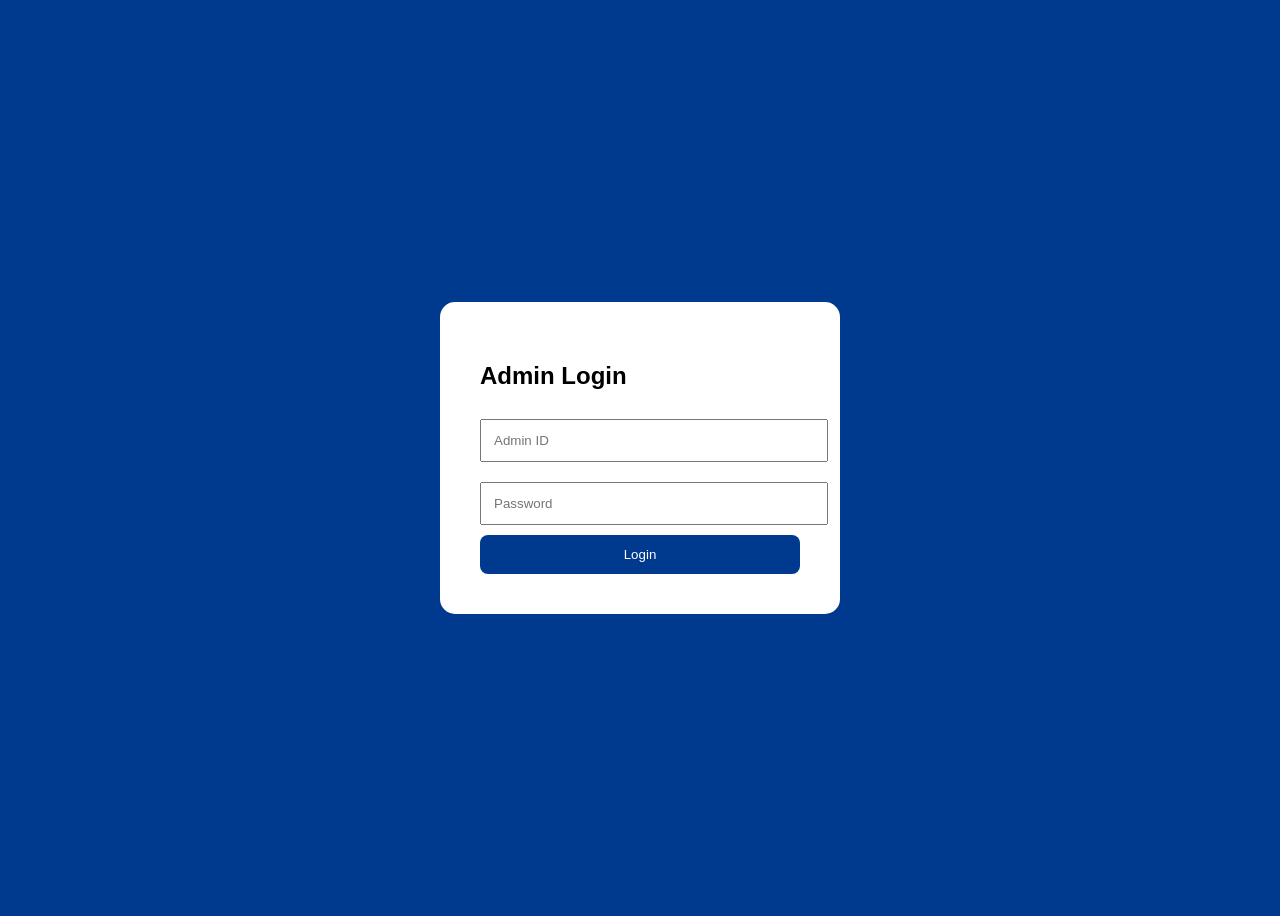
<file: src/main/resources/static/admin.html>
<!DOCTYPE html>
<html lang="en">
<head>
    <meta charset="UTF-8">
    <title>ABI Admin Dashboard</title>

    <style>

        body{
            margin:0;
            font-family:Arial;
            background:#f4f7fb;
        }

        .topbar{

            background:#003a8f;

            color:white;

            padding:20px;

            display:flex;

            justify-content:space-between;
        }

        .cards{

            display:grid;

            grid-template-columns:repeat(3,1fr);

            gap:20px;

            padding:20px;
        }

        .card{

            background:white;

            padding:25px;

            border-radius:15px;

            box-shadow:0 2px 10px rgba(0,0,0,0.1);
        }

        table{

            width:95%;

            margin:20px;

            border-collapse:collapse;

            background:white;
        }

        th,td{

            padding:15px;

            border:1px solid #ddd;
        }

        button{

            padding:8px 14px;

            border:none;

            background:red;

            color:white;

            border-radius:6px;
        }

    </style>

</head>

<body>

<div class="topbar">

    <h2>ABI Admin Dashboard</h2>

    <button onclick="logout()">
        Logout
    </button>

</div>

<div class="cards">

    <div class="card">

        <h3>Total Users</h3>

        <h1 id="totalUsers">0</h1>

    </div>

    <div class="card">

        <h3>Total Balance</h3>

        <h1 id="totalBalance">₹0</h1>

    </div>

    <div class="card">

        <h3>Total Transactions</h3>

        <h1 id="totalTransactions">0</h1>

    </div>

</div>

<table>

    <tr>

        <th>ID</th>
        <th>Name</th>
        <th>User ID</th>
        <th>Balance</th>
        <th>Status</th>
        <th>Actions</th>

    </tr>

    <tbody id="userTable">

    </tbody>

</table>



<div id="viewPopup"
     style="display:none;
position:fixed;
top:0;
left:0;
width:100%;
height:100%;
background:rgba(0,0,0,.5);
justify-content:center;
align-items:center;">

    <div style="
background:white;
padding:30px;
border-radius:15px;
width:450px;
max-height:80vh;
overflow:auto;">

        <h2>Customer Details</h2>

        <div id="customerDetails"></div>

        <br>

        <button
                style="background:#003a8f"
                onclick="closePopup()">

            Close

        </button>

    </div>

</div>

<script>

    // LOGIN CHECK
 if(localStorage.getItem("adminLogin")
    !== "true"){

     window.location.href =
         "adminlogin.html";
 }


 // LOAD ALL ADMIN DATA
 function loadAdminData(){

     // TOTAL USERS
     fetch("http://localhost:8080/totalUsers")

     .then(response => response.text())

     .then(data => {

         document.getElementById(
             "totalUsers"
         ).innerHTML = data;
     });
// TOTAL TRANSACTIONS
fetch("http://localhost:8080/totalTransactions")

.then(response => response.text())

.then(data => {

    document.getElementById("totalTransactions").innerHTML = data;

});

     // TOTAL BALANCE
     fetch("http://localhost:8080/totalBalance")

     .then(response => response.text())

     .then(data => {

         document.getElementById(
             "totalBalance"
         ).innerHTML =

             "₹ " +

             Number(data).toLocaleString(

                 "en-IN",

                 {
                     minimumFractionDigits:2
                 }
             );
     });


     // LOAD USERS
     fetch("http://localhost:8080/allUsers")

     .then(response => response.json())

     .then(users => {

         let table = "";

         users.forEach(user => {

             table += `

             <tr>

                 <td>${user.id}</td>

                 <td>${user.fullName}</td>

                 <td>${user.userId}</td>

                 <td>
                     ₹ ${Number(user.balance)
                     .toLocaleString("en-IN")}
                 </td>

                <td>
    ${
        user.approved
        ? "<span style='color:green;font-weight:bold'>Approved</span>"
        : "<span style='color:red;font-weight:bold'>Pending</span>"
    }
</td>

<td>

<button
style="background:#0d6efd;margin-right:5px"
onclick="viewCustomer('${user.userId}')">

View

</button>

${
!user.approved ?

`<button
style="background:green;margin-right:5px"
onclick="approveUser('${user.userId}')">

Approve

</button>`

:

""
}

<button
onclick="deleteUser(${user.id})">

Delete

</button>

</td>

             </tr>
             `;
         });

         document.getElementById(
             "userTable"
         ).innerHTML = table;
     });
 }


 // FIRST LOAD
 loadAdminData();


 // AUTO REFRESH EVERY 5 SECONDS



 // DELETE USER
 function deleteUser(id){

    if(confirm("Are you sure you want to delete this user?")){

        fetch("http://localhost:8080/deleteUser/" + id,{

            method:"DELETE"

        })

        .then(response => response.text())

        .then(data => {

            alert(data);

            loadAdminData();

        })

        .catch(error => {

            console.log(error);

            alert("Unable to delete user.");

        });

    }

}


 // LOGOUT
 function logout(){

     localStorage.removeItem(
         "adminLogin"
     );

     window.location.href =
         "adminlogin.html";
 }



    function viewCustomer(userId){

fetch("http://localhost:8080/dashboard/"+userId)

.then(response=>response.json())

.then(user=>{

document.getElementById("customerDetails").innerHTML=`

<p><b>Name :</b> ${user.fullName}</p>

<p><b>User ID :</b> ${user.userId}</p>

<p><b>Mobile :</b> ${user.mobile}</p>

<p><b>Email :</b> ${user.email}</p>

<p><b>Aadhaar :</b> ${user.aadhar}</p>

<p><b>PAN :</b> ${user.pan}</p>

<p><b>Address :</b> ${user.address}</p>

<p><b>Balance :</b> ₹${user.balance}</p>

<img
src="${user.profilePhoto}"
width="120"
style="border-radius:50%;margin-top:10px">

`;

document.getElementById("viewPopup").style.display="flex";

});

}

function closePopup(){

document.getElementById("viewPopup").style.display="none";

}


    function approveUser(userId){

fetch("http://localhost:8080/approveUser/"+userId,{

method:"PUT"

})

.then(response=>response.text())

.then(message=>{

alert(message);

loadAdminData();

});

}

</script>

</body>
</html>
</file>
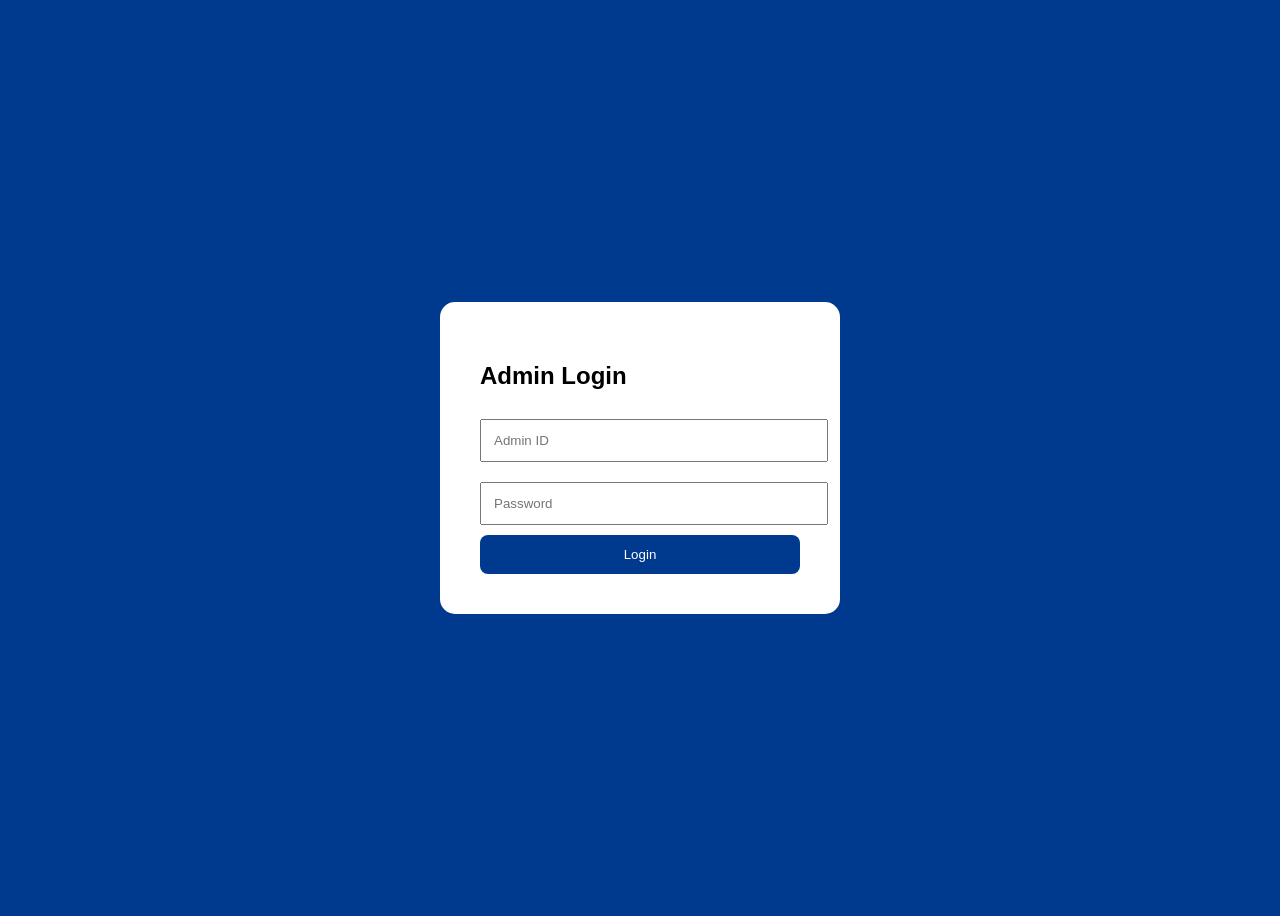
<file: src/main/resources/static/adminlogin.html>
<!DOCTYPE html>
<html>
<head>
    <title>ABI Admin Login</title>

    <style>

        body{
            font-family:Arial;
            background:#003a8f;
            display:flex;
            justify-content:center;
            align-items:center;
            height:100vh;
        }

        .login-box{

            background:white;

            padding:40px;

            border-radius:15px;

            width:320px;
        }

        input{

            width:100%;

            padding:12px;

            margin:10px 0;
        }

        button{

            width:100%;

            padding:12px;

            background:#003a8f;

            color:white;

            border:none;

            border-radius:8px;
        }

    </style>

</head>

<body>

<div class="login-box">

    <h2>Admin Login</h2>

    <input type="text"
           id="userid"
           placeholder="Admin ID">

    <input type="password"
           id="password"
           placeholder="Password">

    <button onclick="adminLogin()">
        Login
    </button>

</div>

<script>

    async function adminLogin(){

        const data = {

            userId:
                document.getElementById("userid").value,

            password:
                document.getElementById("password").value
        };

        const response = await fetch(
            "http://localhost:8080/adminLogin",

            {

                method:"POST",

                headers:{
                    "Content-Type":"application/json"
                },

                body:JSON.stringify(data)
            }
        );

        const result = await response.text();

        if(result === "Admin Success"){

            localStorage.setItem(
                "adminLogin",
                "true"
            );

            window.location.href =
                "admin.html";
        }

        else{

            alert("Invalid Admin Login");
        }
    }

</script>

</body>
</html>
</file>
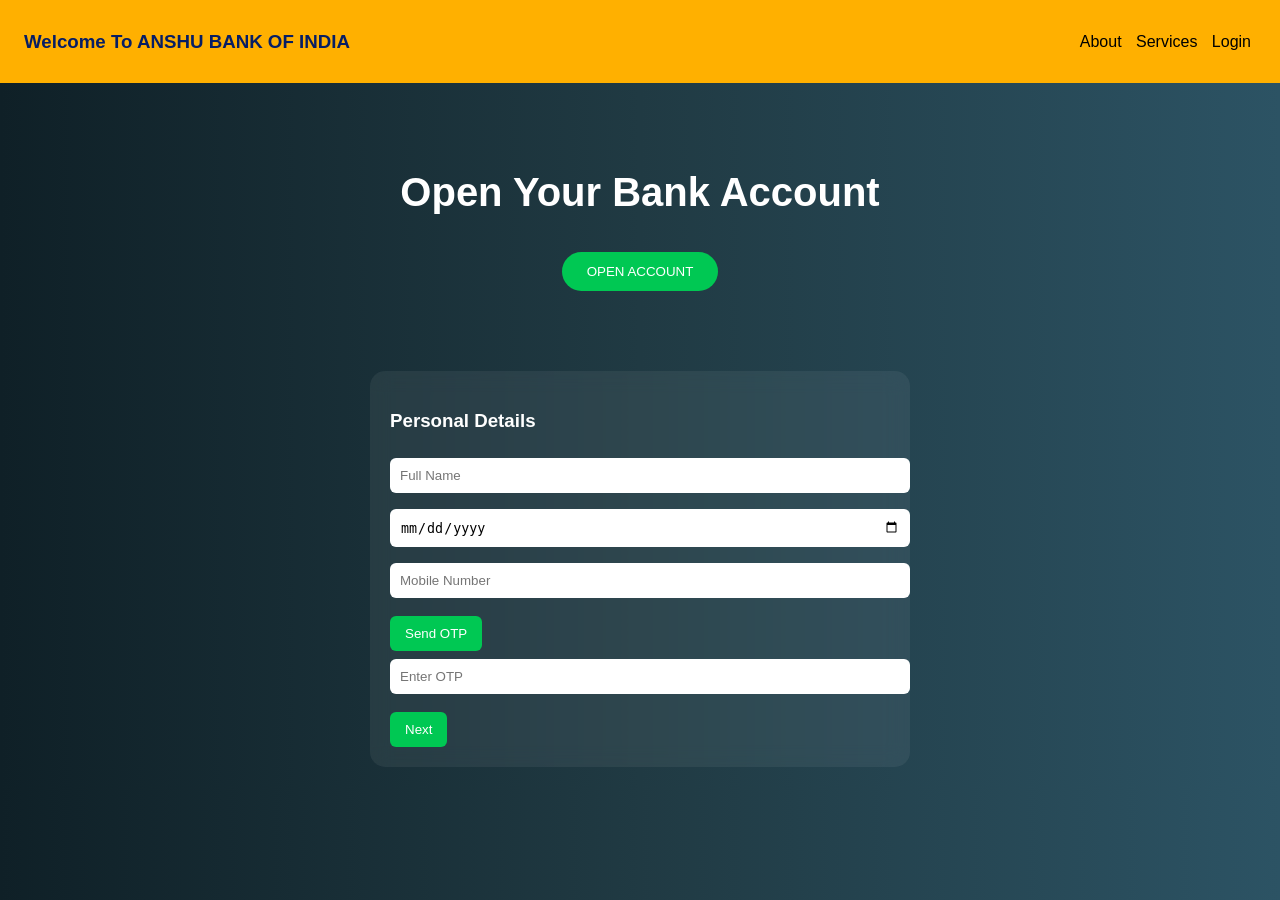
<file: src/main/resources/static/createacc.html>
<!DOCTYPE html>
<html lang="en">
<head>
    <meta charset="UTF-8">
    <meta name="viewport" content="width=device-width, initial-scale=1.0">
    <title>ABI - Create Account</title>

    <style>
        body {
            margin: 0;
            font-family: 'Segoe UI', sans-serif;
            background: linear-gradient(to right, #0f2027, #203a43, #2c5364);
            color: #fff;
        }

        /* HEADER */
        .navbar{
            background:#ffb000;
            padding:12px 24px;
            display:flex;
            align-items:center;
            justify-content:space-between


        }


        .name{
           margin-right: 7px;
          color: rgb(7, 30, 100);
         padding-top: 0px;
        }

        /* Navbar
        .navbar {
            background: #f39c12;
            display: flex;
            align-items: center;
            justify-content: space-between;
            padding: 10px 20px;
            flex-wrap: wrap;
        }*/

        .nav-links a {
            margin: 5px;
            text-decoration: none;
            color: #000;
        }

        /* Banner */
        .banner {
            background: url('https://images.unsplash.com/photo-1601597111158-2fceff292cdc') center/cover no-repeat;
            padding: 60px 20px;
            text-align: center;
        }
        .banner h1 {font-size: 40px;}
        .banner button {
            padding: 12px 25px;
            background: #00c853;
            border: none;
            color: #fff;
            border-radius: 25px;
            cursor: pointer;
        }

        /* Form */
        .container {
            width: 90%;
            max-width: 500px;
            margin: 20px auto;
            background: #ffffff10;
            backdrop-filter: blur(10px);
            padding: 20px;
            border-radius: 15px;
        }

        .form-step {display:none;}
        .form-step.active {display:block;}

        input, select {
            width: 100%;
            padding: 10px;
            margin: 8px 0;
            border-radius: 6px;
            border: none;
        }

        button {
            padding: 10px 15px;
            margin-top: 10px;
            border: none;
            border-radius: 6px;
            background: #00c853;
            color: #fff;
            cursor: pointer;
        }

        @media(max-width:600px){
            .banner h1 {font-size: 26px;}
        }
    </style>
</head>

<body>

<div class="navbar">

    <div class="name"><b> <h3> Welcome To ANSHU BANK OF INDIA </h3></b></div>
    <div class="nav-links">
        <a href="#">About</a>

        <a href="#">Services</a>
        <a href="login.html">Login</a>
    </div>
</div>

<div class="banner">
    <h1>Open Your Bank Account</h1>
    <button onclick="scrollToForm()">OPEN ACCOUNT</button>
</div>

<div class="container" id="formSection">

    <!-- Step 1 -->
    <div class="form-step active">
        <h3>Personal Details</h3>
        <input type="text" id="fullName" placeholder="Full Name">
        <input type="date">
        <input type="tel" placeholder="Mobile Number" id="mobile">
        <button onclick="sendOTP()">Send OTP</button>
        <input type="text" placeholder="Enter OTP">
        <button onclick="nextStep()">Next</button>
    </div>

    <!-- Step 2 -->
    <div class="form-step">
        <h3>Document Details</h3>
        <input type="text" id="aadhar" placeholder="Aadhar Number">
        <input type="text"  id="pan" placeholder="PAN Number">
        <h4>Upload Profile Picture</h4>
        <h6>Note:- Upload Image Within 500KB </h6>
        <input type="file" id="photo" accept="image/*" >
        <button onclick="prevStep()">Back</button>

        <button onclick="registerUser()">Submit</button>
    </div>

    <!-- Step 3 -->
    <div class="form-step">
        <h3>Upload Photo</h3>
        <input type="file">
        <input type="file">
        <input type="file" accept="image/*">
        <button onclick="prevStep()">Back</button>
        <button onclick="registerUser()">Submit</button>
    </div>

    <!-- Step 4 -->
    <div class="form-step">
        <h3>✅ Account Created</h3>
        <p>User ID: ABI12345</p>
        <p>Password: Temp@123</p>
    </div>

</div>

<script>
    let currentStep = 0;
    const steps = document.querySelectorAll(".form-step");

    function showStep(step){
        steps.forEach((el,i)=>el.classList.toggle("active",i===step));
    }

    function nextStep(){currentStep++;showStep(currentStep);}
    function prevStep(){currentStep--;showStep(currentStep);}
    function submitForm(){currentStep++;showStep(currentStep);}

    function scrollToForm(){
        document.getElementById("formSection").scrollIntoView({behavior:"smooth"});
    }

    function sendOTP(){
        alert("OTP sent to your mobile (demo)");
    }


  async function registerUser() {

    // INPUT VALUES
    const fullName =
        document.getElementById("fullName").value;

    const mobile =
        document.getElementById("mobile").value;

    const aadhar =
        document.getElementById("aadhar").value;

    const pan =
        document.getElementById("pan").value;

    // IMAGE FILE
    const file =
        document.getElementById("photo").files[0];


    // VALIDATION

    if(fullName.trim() === ""){

        alert("Please Enter Full Name");

        return;
    }

    if(mobile.trim() === ""){

        alert("Please Enter Mobile Number");

        return;
    }

    // MOBILE CHECK
    if(mobile.length !== 10){

        alert(
            "Mobile Number Must Be 10 Digits"
        );

        return;
    }

    if(aadhar.trim() === ""){

        alert("Please Enter Aadhar Number");

        return;
    }

    // AADHAR CHECK
    if(aadhar.length !== 12){

        alert(
            "Aadhar Number Must Be 12 Digits"
        );

        return;
    }

    if(pan.trim() === ""){

        alert("Please Enter PAN Number");

        return;
    }

    if(file == null){

        alert("Please Upload Profile Photo");

        return;
    }


    // IMAGE TO BASE64
    let base64Image = "";

    base64Image = await toBase64(file);


    // USER DATA
    const data = {

        fullName: fullName,

        mobile: mobile,

        aadhar: aadhar,

        pan: pan,

        profilePhoto: base64Image
    };


    // SEND TO BACKEND
    const response = await fetch(

        "http://localhost:8080/register",

        {

            method: "POST",

            headers: {
                "Content-Type":
                    "application/json"
            },

            body: JSON.stringify(data)
        }
    );


    const result =
        await response.json();


    // SUCCESS MESSAGE
    alert(

        "Account Created Successfully\n\n" +

        "User ID : " + result.userId +

        "\nPassword : " + result.password
    );


    // REDIRECT
    window.location.href =
        "login.html";
}



// IMAGE CONVERT FUNCTION
function toBase64(file){

    return new Promise((resolve, reject) => {

        const reader = new FileReader();

        reader.readAsDataURL(file);

        reader.onload = () => resolve(reader.result);

        reader.onerror = error => reject(error);
    });
}
</script>

</body>
</html>
</file>
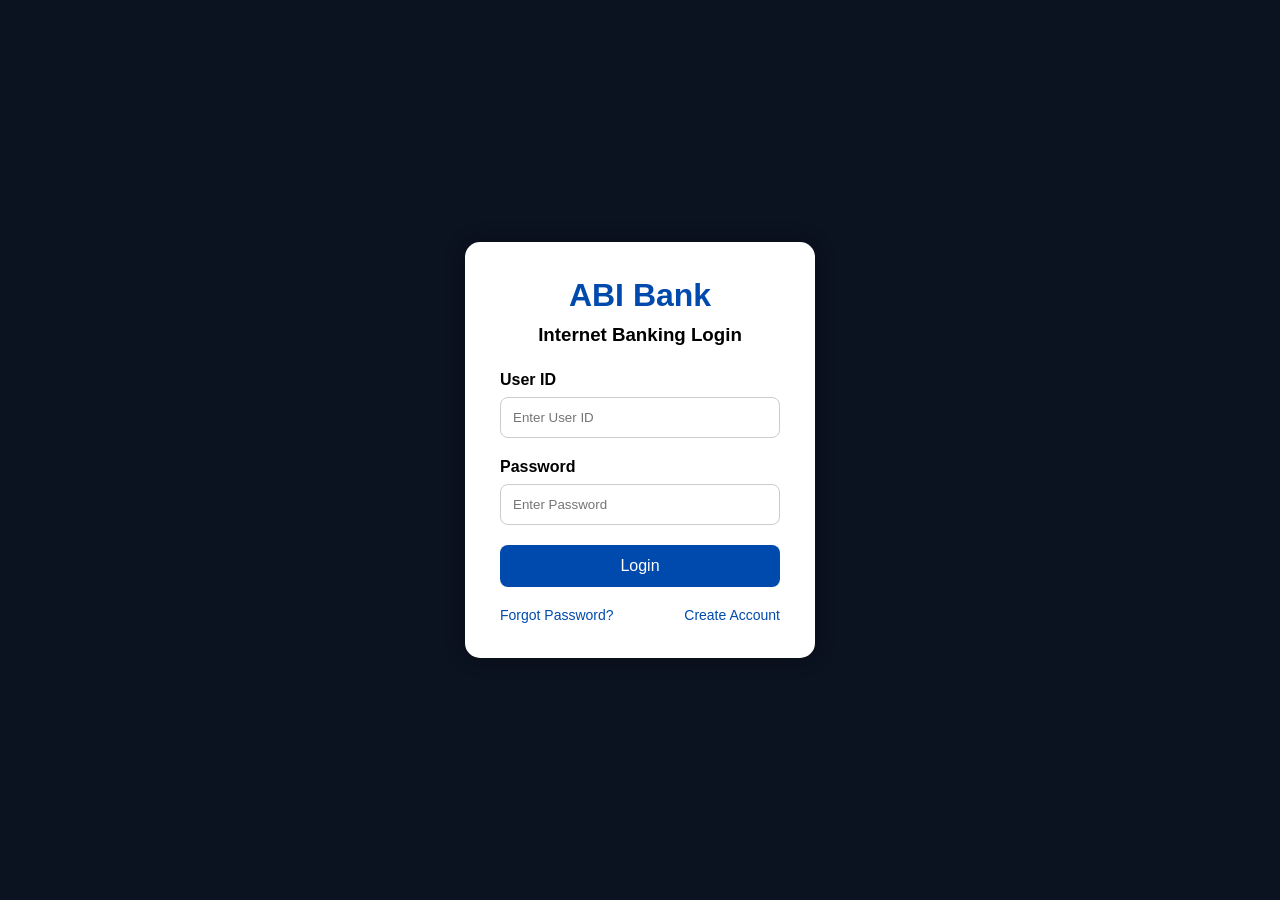
<file: src/main/resources/static/dashboard.html>
<!DOCTYPE html>
<html lang="en">
<head>
    <meta charset="UTF-8">
    <meta name="viewport" content="width=device-width, initial-scale=1.0">
    <title>ABI Bank Dashboard</title>

    <link rel="stylesheet"
          href="https://cdnjs.cloudflare.com/ajax/libs/font-awesome/6.5.1/css/all.min.css">

    <style>

        *{
            margin:0;
            padding:0;
            box-sizing:border-box;
            font-family:Arial, Helvetica, sans-serif;
        }

        body{
            background:#f4f7fb;
        }

        /* TOPBAR */

        .topbar{
            width:100%;
            height:70px;
            background:#ffb000;
            display:flex;
            justify-content:space-between;
            align-items:center;
            padding:0 30px;
            box-shadow:0 2px 10px rgba(0,0,0,0.1);
            position:fixed;
            top:0;
            left:0;
            z-index:1000;
        }

        .logo h1{
            color:#003a8f;
            font-size:28px;
        }

        .top-right{
            display:flex;
            align-items:center;
            gap:20px;
        }

        .search-box{
            background:#f1f5fa;
            padding:10px 15px;
            border-radius:30px;
        }

        .search-box input{
            border:none;
            outline:none;
            background:none;
        }

        .logout-btn{
            padding:10px 20px;
            border:none;
            border-radius:30px;
            background:#003a8f;
            color:white;
            cursor:pointer;
        }

        /* LAYOUT */

        .dashboard{
            display:flex;
            margin-top:70px;
        }

        /* SIDEBAR */

        .sidebar{
            width:250px;
            background:#003a8f;
            min-height:100vh;
            color:white;
            padding:25px;
        }

        .profile{
            text-align:center;
            margin-bottom:30px;
        }

        .profile img{
            width:90px;
            height:90px;
            border-radius:50%;
            margin-bottom:10px;
        }

        .sidebar a{
            display:block;
            color:white;
            text-decoration:none;
            padding:14px;
            border-radius:10px;
            margin-bottom:10px;
            transition:0.3s;
        }

        .sidebar a:hover{
            background:rgba(255,255,255,0.2);
        }

        .sidebar i{
            margin-right:10px;
        }

        /* MAIN */

        .main-content{
            flex:1;
            padding:30px;
        }

        /* HERO CARD */

        .hero-card{
            background:linear-gradient(135deg,#003a8f,#009688);
            color:white;
            border-radius:20px;
            padding:30px;
            display:flex;
            justify-content:space-between;
            align-items:center;
            margin-bottom:30px;
        }

        .hero-card h2{
            margin-bottom:10px;
        }
.add-money-btn{

    margin-top:15px;

    padding:12px 20px;

    border:none;

    border-radius:25px;

    background:#ffb000;

    color:black;

    font-weight:bold;

    cursor:pointer;
}
        .balance{
            text-align:right;
        }

        .balance h1{
            font-size:40px;
            margin-top:10px;
        }

        /* CARDS */

        .cards{
            display:grid;
            grid-template-columns:repeat(auto-fit,minmax(220px,1fr));
            gap:20px;
            margin-bottom:30px;
        }

        .card{
            background:white;
            border-radius:15px;
            padding:25px;
            box-shadow:0 4px 12px rgba(0,0,0,0.08);
        }

        .card i{
            font-size:35px;
            color:#003a8f;
            margin-bottom:15px;
        }

        .card h3{
            margin-bottom:10px;
        }

        /* TRANSACTION */

        .transaction-box{
            background:white;
            padding:25px;
            border-radius:15px;
            box-shadow:0 4px 12px rgba(0,0,0,0.08);
        }

        .transaction-header{
            display:flex;
            justify-content:space-between;
            align-items:center;
            margin-bottom:20px;
        }

        .transaction-header button{
            padding:8px 16px;
            border:none;
            background:#003a8f;
            color:white;
            border-radius:20px;
            cursor:pointer;
        }

        table{
            width:100%;
            border-collapse:collapse;
        }

        table th,
        table td{
            padding:14px;
            text-align:left;
            border-bottom:1px solid #ddd;
        }

        table th{
            background:#f1f5fa;
        }

        .credit{
            color:green;
            font-weight:bold;
        }

        .debit{
            color:red;
            font-weight:bold;
        }

        .success{
            background:#d4f8d4;
            color:green;
            padding:5px 10px;
            border-radius:20px;
            font-size:12px;
        }

        /* RESPONSIVE */

        @media(max-width:900px){

            .dashboard{
                flex-direction:column;
            }

            .sidebar{
                width:100%;
                min-height:auto;
            }

            .hero-card{
                flex-direction:column;
                align-items:flex-start;
                gap:20px;
            }

            .balance{
                text-align:left;
            }
        }
.send-btn{

    margin-top:15px;

    padding:12px 28px;

    background:linear-gradient(135deg,#003a8f,#005bea);

    color:white;

    border:none;

    border-radius:30px;

    font-size:16px;

    font-weight:bold;

    cursor:pointer;

    transition:0.3s;

    box-shadow:0 5px 15px rgba(0,0,0,0.2);
}

.send-btn:hover{

    transform:translateY(-3px);

    background:linear-gradient(135deg,#005bea,#003a8f);
}

.transfer-popup{

    position:fixed;

    top:0;

    left:0;

    width:100%;

    height:100%;

    background:rgba(0,0,0,0.5);

    display:none;

    justify-content:center;

    align-items:center;
}

.transfer-card{

    background:white;

    padding:30px;

    border-radius:15px;

    width:320px;
}

.transfer-card input{

    width:100%;

    padding:12px;

    margin:10px 0;
}

.transfer-card button{

    width:100%;

    padding:12px;

    margin-top:10px;

    border:none;

    background:#003a8f;

    color:white;

    border-radius:8px;

    cursor:pointer;
}
.profile-box{
    text-align:center;
    margin-bottom:30px;
}

.profile-box img{
    width:120px;
    height:120px;
    border-radius:50%;
    object-fit:cover;
    border:4px solid white;
    margin-bottom:15px;
}
    </style>
</head>

<div id="transferBox"
     class="transfer-popup">

    <div class="transfer-card">

        <h2>Send Money</h2>

        <input type="text"
               id="receiverId"
               placeholder="Receiver User ID">

        <input type="number"
               id="amount"
               placeholder="Enter Amount">

        <button onclick="sendMoney()">

            Transfer

        </button>

        <button onclick="closeTransfer()">

            Cancel

        </button>

    </div>

</div>


<body>

<!-- TOPBAR -->

<div class="topbar">

    <div class="logo">
        <h1>ABI Bank</h1>
    </div>

    <div class="top-right">

        <div class="search-box">
            <i class="fa fa-search"></i>
            <input type="text" placeholder="Search">
        </div>

        <button class="logout-btn" onclick="logout()">
            Logout
        </button>

    </div>

</div>

<!-- DASHBOARD -->

<div class="dashboard">

    <!-- SIDEBAR -->

    <div class="sidebar">


        <div class="profile-box">

            <img id="profileImage"
                 src="https://cdn-icons-png.flaticon.com/512/3135/3135715.png">

            <br>

            <button class="send-btn"
                    onclick="document.getElementById('photo').click()">

                <i class="fa fa-camera"></i>
                Change Photo

            </button>

            <input type="file"
                   id="photo"
                   accept="image/*"
                   style="display:none"
                   onchange="changePhoto()">

            <h2 id="customerName">Customer</h2>

            <p id="customerId">ABI0000</p>

        </div>


        <a href="dashboard.html">
            <i class="fa fa-home"></i>
            Dashboard
        </a>

        <a href="passbook.html">
            <i class="fa fa-book"></i>
            Passbook
        </a>

        <a href="epay.html">
            <i class="fa fa-credit-card"></i>
            ePay
        </a>

        <a href="javascript:void(0)" onclick="openTransfer()">
            <i class="fa fa-money-bill-transfer"></i>
            Transfer Money
        </a>

        <a href="account.html">
            <i class="fa fa-wallet"></i>
            Accounts
        </a>

        <a href="javascript:void(0)" onclick="alert('Statements page coming soon')">
            <i class="fa fa-file-lines"></i>
            Statements
        </a>

        <a href="javascript:void(0)" onclick="alert('Loans page coming soon')">
            <i class="fa fa-building-columns"></i>
            Loans
        </a>

        <a href="javascript:void(0)" onclick="alert('Support page coming soon')">
            <i class="fa fa-headset"></i>
            Support
        </a>
    </div>

    <!-- MAIN CONTENT -->

    <div class="main-content">

        <!-- HERO -->

        <div class="hero-card">

            <div>

                <h2>ABI Savings Account</h2>

                <p>IFSC : ABI0001234</p>

            </div>

            <div class="balance">

                <span>Available Balance</span>

                <h1 id="balance">₹ 0</h1>
                <button onclick="addMoney()"
                        class="add-money-btn">

                    Add Money

                </button>
            </div>

        </div>

        <!-- CARDS -->

        <div class="cards">

            <div class="card">

                <i class="fa fa-paper-plane"></i>



                <button onclick="openTransfer()"
                        class="send-btn">

                    Send Money

                </button>
                <p>Transfer money instantly anywhere.</p>

            </div>

            <div class="card">

                <i class="fa fa-mobile-screen"></i>

                <h3>Recharge</h3>

                <p>Mobile and DTH recharge services.</p>

            </div>

            <div class="card">

                <i class="fa fa-lightbulb"></i>

                <h3>Bill Payment</h3>

                <p>Pay electricity & utility bills.</p>

            </div>

            <div class="card">

                <i class="fa fa-piggy-bank"></i>

                <h3>Fixed Deposit</h3>

                <p>Create FD with higher returns.</p>

            </div>

        </div>

        <!-- TRANSACTIONS -->

        <div class="transaction-box">

            <div class="transaction-header">

                <h2>Recent Transactions</h2>

                <button>View All</button>

            </div>
            <table>

                <tr>
                    <th>Date</th>
                    <th>Type</th>
                    <th>Amount</th>
                    <th>Status</th>
                </tr>

                <tbody id="transactionTable">

                </tbody>

            </table>




        </div>

    </div>

</div>

<script>

        // Convert Image to Base64
    function toBase64(file){

        return new Promise((resolve,reject)=>{

            const reader = new FileReader();

            reader.readAsDataURL(file);

            reader.onload = () => resolve(reader.result);

            reader.onerror = error => reject(error);

        });

    }


    // Change Profile Photo
    async function changePhoto(){

        const file =
            document.getElementById("photo").files[0];

        if(!file){

            return;
        }

        const base64 =
            await toBase64(file);

        fetch("http://localhost:8080/changePhoto",{

            method:"PUT",

            headers:{
                "Content-Type":"application/json"
            },

            body:JSON.stringify({

                userId:userId,

                profilePhoto:base64

            })

        })

        .then(response=>response.text())

        .then(message=>{

            alert(message);

            document.getElementById("profileImage").src = base64;

        })

        .catch(error=>{

            console.log(error);

        });

    }

        // CHECK JWT TOKEN
        const token =
            localStorage.getItem("token");

        if(token == null){

            alert("Please Login First");

            window.location.href =
                "login.html";
        }
    // PREVENT BACK BUTTON AFTER LOGOUT
    history.pushState(null, null, location.href);

    window.onpopstate = function () {

        history.go(1);
    };
        // USER ID
        const userId =
           localStorage.getItem("abiUserId");


        // LOAD USER DATA
        function loadDashboard(){

           fetch(
               "http://localhost:8080/dashboard/" + userId
           )

           .then(response => response.json())

           .then(data => {

               // CUSTOMER NAME
               document.getElementById("customerName")
                   .innerHTML = data.fullName;

               // USER ID
               document.getElementById("customerId")
                   .innerHTML =
                   "User ID : " + data.userId;

               // BALANCE
               document.getElementById("balance")
                   .innerHTML =
                   "₹ " + data.balance;

               // PROFILE PHOTO
               if(data.profilePhoto != null &&
                  data.profilePhoto != ""){

                   document.getElementById("profileImage")
                       .src = data.profilePhoto;
               }

           })

           .catch(error => {

               console.log(error);

           });
        }

        // INITIAL LOAD
        loadDashboard();



        // LOGOUT
       function logout(){

        localStorage.removeItem("token");

        localStorage.removeItem("abiUserId");
     localStorage.removeItem("userName");
      window.location.replace(
            "login.html"
        );
    }


        // ADD MONEY
        function addMoney(){

           let amount =
               prompt("Enter Amount");

           if(amount == null ||
              amount == ""){

               return;
           }

           fetch(
               "http://localhost:8080/addMoney/"
               + userId + "/" + amount,

           {
               method:"PUT"
           })

           .then(response => response.json())

           .then(data => {

               // UPDATE BALANCE
               document.getElementById("balance")
                   .innerHTML =
                   "₹ " + data.balance;

               alert("Money Added Successfully");

           })

           .catch(error => {

               console.log(error);

           });
        }


        // OPEN TRANSFER BOX
        function openTransfer(){

           document.getElementById("transferBox")
               .style.display = "flex";
        }


        // CLOSE TRANSFER BOX
        function closeTransfer(){

           document.getElementById("transferBox")
               .style.display = "none";
        }


        // SEND MONEY
        function sendMoney(){

           const transferData = {

               senderId:
                   localStorage.getItem("abiUserId"),

               receiverId:
                   document.getElementById("receiverId")
                       .value,

               amount:
                   document.getElementById("amount")
                       .value
           };

           fetch(
               "http://localhost:8080/sendMoney",

           {

               method:"POST",

               headers:{
                   "Content-Type":"application/json"
               },

               body:JSON.stringify(transferData)
           })

           .then(response => response.text())

           .then(data => {

               alert(data);

               closeTransfer();

               // RELOAD UPDATED BALANCE
               loadDashboard();

           })

           .catch(error => {

               console.log(error);

           });
        }
        loadDashboard();
            loadTransactions();
        function loadTransactions(){

            fetch(
                "http://localhost:8080/transactions/"
                + userId
            )

            .then(response => response.json())

            .then(data => {

                let rows = "";

                data.reverse().forEach(transaction => {

                    let amountClass = "credit";

                    let amountSign = "+";

                    // MONEY SENT
                    if(transaction.senderId === userId){

                        amountClass = "debit";

                        amountSign = "-";
                    }

                    rows += `

                    <tr>

                        <td>${transaction.date}</td>

                        <td>${transaction.type}</td>

                        <td class="${amountClass}">

                            ${amountSign} ₹${transaction.amount}

                        </td>

                        <td>

                            <span class="success">

                                ${transaction.status}

                            </span>

                        </td>

                    </tr>
                    `;
                });

                document.getElementById(
                    "transactionTable"
                ).innerHTML = rows;
            })

            .catch(error => {

                console.log(error);
            });
        }


</script>

</body>
</html>
</file>
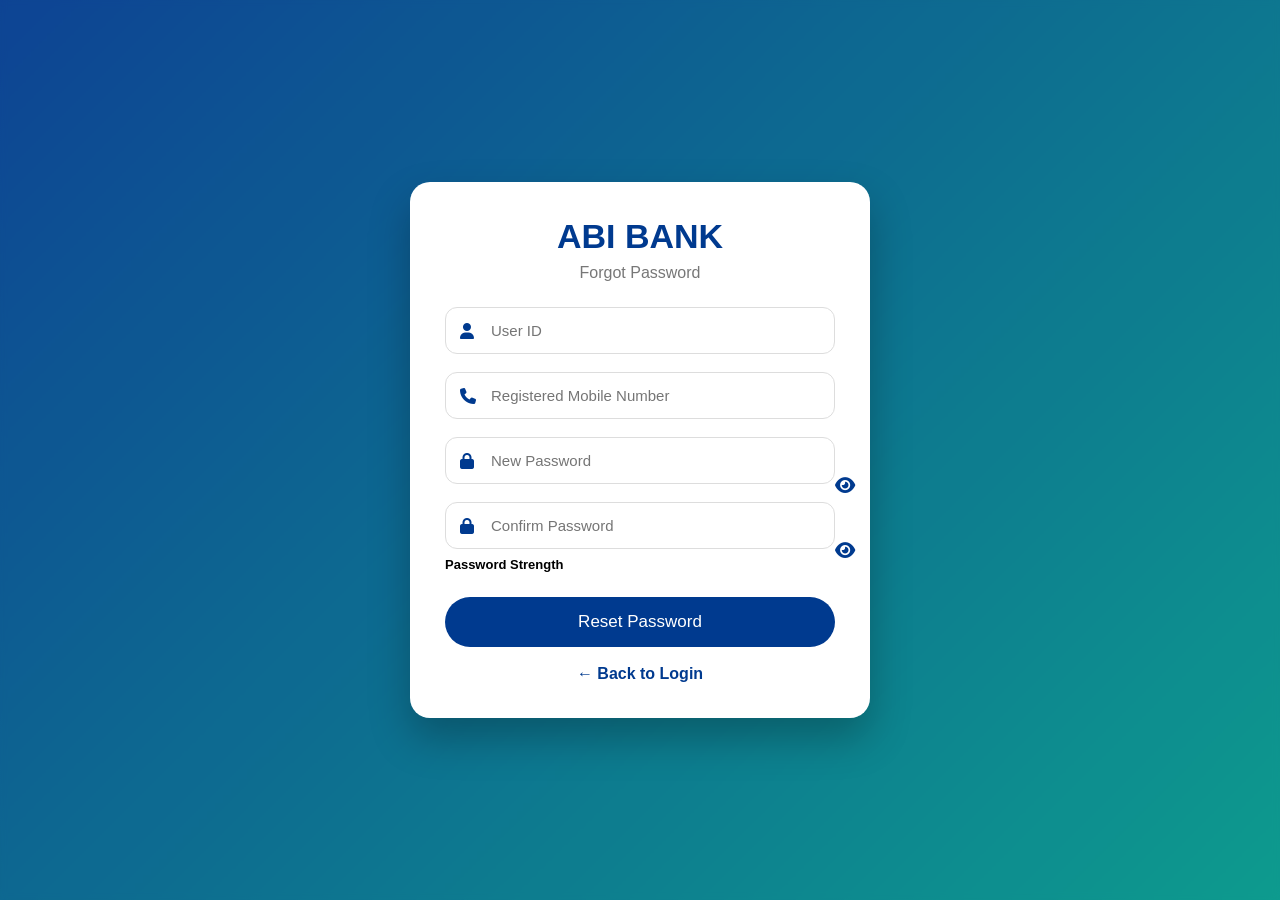
<file: src/main/resources/static/forgotpassword.html>
<!DOCTYPE html>
<html lang="en">
<head>

    <meta charset="UTF-8">
    <meta name="viewport" content="width=device-width, initial-scale=1.0">

    <title>ABI Bank - Forgot Password</title>

    <link rel="stylesheet"
          href="https://cdnjs.cloudflare.com/ajax/libs/font-awesome/6.5.1/css/all.min.css">

    <style>

        *{
        margin:0;
        padding:0;
        box-sizing:border-box;
        font-family:Arial,sans-serif;
        }

        body{

        height:100vh;

        display:flex;

        justify-content:center;

        align-items:center;

        background:linear-gradient(135deg,#003a8f,#009688);

        overflow:hidden;

        }

        .bg{

        position:absolute;

        width:100%;

        height:100%;

        background:rgba(255,255,255,.05);

        backdrop-filter:blur(3px);

        }

        .container{

        position:relative;

        width:460px;

        background:white;

        border-radius:20px;

        padding:35px;

        box-shadow:0 20px 40px rgba(0,0,0,.25);

        animation:popup .6s;

        }

        @keyframes popup{

        from{

        transform:scale(.7);

        opacity:0;

        }

        to{

        transform:scale(1);

        opacity:1;

        }

        }

        .logo{

        text-align:center;

        margin-bottom:25px;

        }

        .logo h1{

        color:#003a8f;

        font-size:34px;

        }

        .logo p{

        color:#777;

        margin-top:8px;

        }

        .input-box{

        margin-top:18px;

        position:relative;

        }

        .input-box input{

        width:100%;

        padding:14px 45px;

        border:1px solid #ddd;

        border-radius:12px;

        outline:none;

        font-size:15px;

        transition:.3s;

        }

        .input-box input:focus{

        border-color:#003a8f;

        box-shadow:0 0 10px rgba(0,58,143,.2);

        }

        .input-box i{

        position:absolute;

        left:15px;

        top:16px;

        color:#003a8f;

        }

       .eye{
    position:absolute;
    right:15px;
    top:50%;
    transform:translateY(-50%);
    cursor:pointer;
    color:#666;
    font-size:18px;
}

.eye:hover{
    color:#003a8f;
}

        button{

        width:100%;

        padding:15px;

        margin-top:25px;

        background:#003a8f;

        color:white;

        border:none;

        border-radius:30px;

        font-size:17px;

        cursor:pointer;

        transition:.3s;

        }

        button:hover{

        background:#002d6d;

        }

        .back{

        display:block;

        text-align:center;

        margin-top:18px;

        color:#003a8f;

        text-decoration:none;

        font-weight:bold;

        }

        .strength{

        margin-top:8px;

        font-size:13px;

        font-weight:bold;

        }

        .loading{

        display:none;

        text-align:center;

        margin-top:20px;

        }

        .loading i{

        font-size:28px;

        color:#003a8f;

        animation:spin 1s linear infinite;

        }

        @keyframes spin{

        100%{

        transform:rotate(360deg);

        }

        }

        .success{

        display:none;

        text-align:center;

        margin-top:20px;

        color:green;

        font-weight:bold;

        }

    </style>

</head>

<body>

<div class="bg"></div>

<div class="container">

    <div class="logo">

        <h1>ABI BANK</h1>

        <p>Forgot Password</p>

    </div>

    <div class="input-box">

        <i class="fa fa-user"></i>

        <input
                type="text"
                id="userId"
                placeholder="User ID">

    </div>

    <div class="input-box">

        <i class="fa fa-phone"></i>

        <input
                type="text"
                id="mobile"
                placeholder="Registered Mobile Number">

    </div>





    <div class="input-box">

        <i class="fa fa-lock"></i>

        <input
                type="password"
                id="password"
                placeholder="New Password">

        <span
                class="eye"
                onclick="togglePassword('password',this)">
<i class="fa fa-eye"></i>
</span>

    </div>

    <div class="input-box">

        <i class="fa fa-lock"></i>

        <input
                type="password"
                id="confirm"
                placeholder="Confirm Password">

        <span
                class="eye"
                onclick="togglePassword('confirm',this)">
<i class="fa fa-eye"></i>
</span>

    </div>

    <div
            class="strength"
            id="strength">

        Password Strength

    </div>

    <button
            onclick="resetPassword()">

        Reset Password

    </button>

    <div
            class="loading"
            id="loading">

        <i class="fa fa-spinner"></i>

        <p>Please wait...</p>

    </div>

    <div
            class="success"
            id="success">

        Password Updated Successfully ✔

    </div>

    <a
            href="login.html"
            class="back">

        ← Back to Login

    </a>

</div>
<script>

    function resetPassword(){

    let data={

        userId:document.getElementById("userId").value,

        mobile:document.getElementById("mobile").value,

        password:document.getElementById("password").value

    };

    if(data.password!=document.getElementById("confirm").value){

        alert("Passwords do not match");

        return;
    }

    fetch("http://localhost:8080/forgotPassword",{

        method:"PUT",

        headers:{
            "Content-Type":"application/json"
        },

        body:JSON.stringify(data)

    })

    .then(res=>res.text())

    .then(msg=>{

        alert(msg);

        if(msg=="Password Updated Successfully"){

            location.href="login.html";

        }

    });

}
    function togglePassword(inputId, element) {

    const input = document.getElementById(inputId);

    const icon = element.querySelector("i");

    if (input.type === "password") {

        input.type = "text";

        icon.classList.remove("fa-eye");
        icon.classList.add("fa-eye-slash");

    } else {

        input.type = "password";

        icon.classList.remove("fa-eye-slash");
        icon.classList.add("fa-eye");

    }
}
</script>

</body>
</html>
</file>
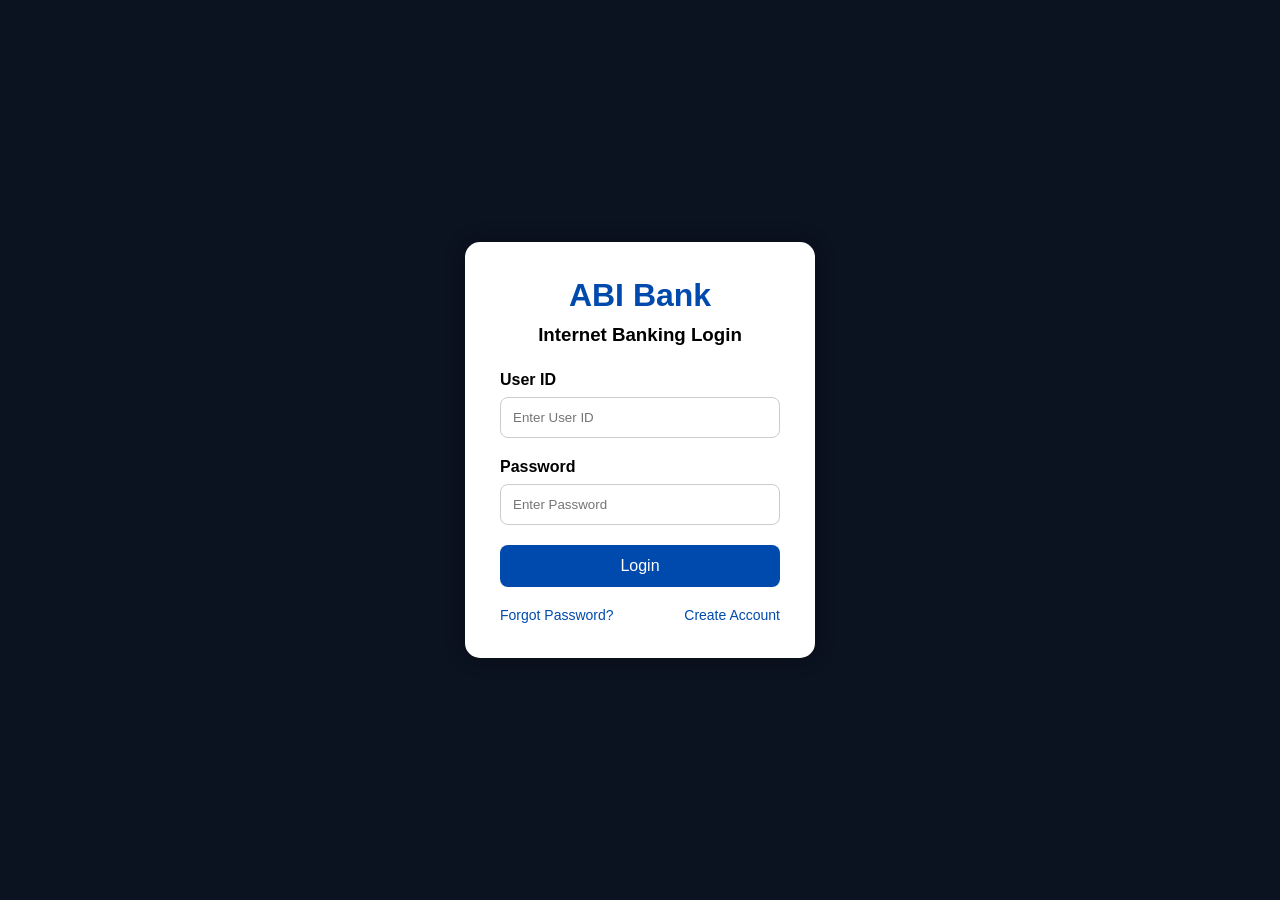
<file: src/main/resources/static/login.html>
<!DOCTYPE html>
<html lang="en">

<head>
    <meta charset="UTF-8">
    <meta name="viewport" content="width=device-width, initial-scale=1.0">
    <title>ABI Bank | Login</title>

    <link rel="stylesheet" href="login.css">
</head>

<body>

<div class="login-container">

    <div class="login-card">

        <h1 class="title">ABI Bank</h1>

        <h3>Internet Banking Login</h3>

        <div class="input-group">

            <label>User ID</label>

            <input type="text"
                   id="userid"
                   placeholder="Enter User ID">

        </div>

        <div class="input-group">

            <label>Password</label>

            <input type="password"
                   id="password"
                   placeholder="Enter Password">

        </div>

        <button class="login-btn"
                onclick="Login()">

            Login

        </button>

        <p id="errorBox"></p>

        <div class="links">

            <a href="forgotpassword.html" class="forgot-link">
                Forgot Password?
            </a>

            <a href="index.html">
                Create Account
            </a>

        </div>

    </div>

</div>

<script>   async function Login() {

    const loginData = {
        userId: document.getElementById("userid").value,
        password: document.getElementById("password").value
    };

    try {

        const response = await fetch("http://localhost:8080/login", {

            method: "POST",

            headers: {
                "Content-Type": "application/json"
            },

            body: JSON.stringify(loginData)

        });

        const result = await response.json();

        if (result.token != null) {

            localStorage.setItem("token", result.token);

            localStorage.setItem("abiUserId", result.user.userId);

            alert("Login Successful");

            window.location.href = "dashboard.html";

        } else {

            document.getElementById("errorBox").innerHTML =
                result.message;

        }

    } catch (error) {

        console.log(error);

        document.getElementById("errorBox").innerHTML =
            "Server Error";

    }
}


</script>

</body>
</html>
</file>
<file: src/main/resources/static/login.css>
*{
    margin:0;
    padding:0;
    box-sizing:border-box;
    font-family:Arial;
}

body{
    background:#0b1220;
    height:100vh;
    display:flex;
    justify-content:center;
    align-items:center;
}

.login-container{
    width:100%;
    display:flex;
    justify-content:center;
    align-items:center;
}

.login-card{
    background:white;
    width:350px;
    padding:35px;
    border-radius:15px;
    box-shadow:0 0 20px rgba(0,0,0,0.3);
}

.title{
    text-align:center;
    color:#004aad;
    margin-bottom:10px;
}

h3{
    text-align:center;
    margin-bottom:25px;
}

.input-group{
    margin-bottom:20px;
}

.input-group label{
    display:block;
    margin-bottom:8px;
    font-weight:bold;
}

.input-group input{
    width:100%;
    padding:12px;
    border:1px solid #ccc;
    border-radius:8px;
    outline:none;
}

.login-btn{
    width:100%;
    padding:12px;
    border:none;
    background:#004aad;
    color:white;
    border-radius:8px;
    cursor:pointer;
    font-size:16px;
}

.login-btn:hover{
    background:#003080;
}

.links{
    margin-top:20px;
    display:flex;
    justify-content:space-between;
}

.links a{
    text-decoration:none;
    color:#004aad;
    font-size:14px;
}

#errorBox{
    color:red;
    text-align:center;
    margin-top:15px;
}
</file>
